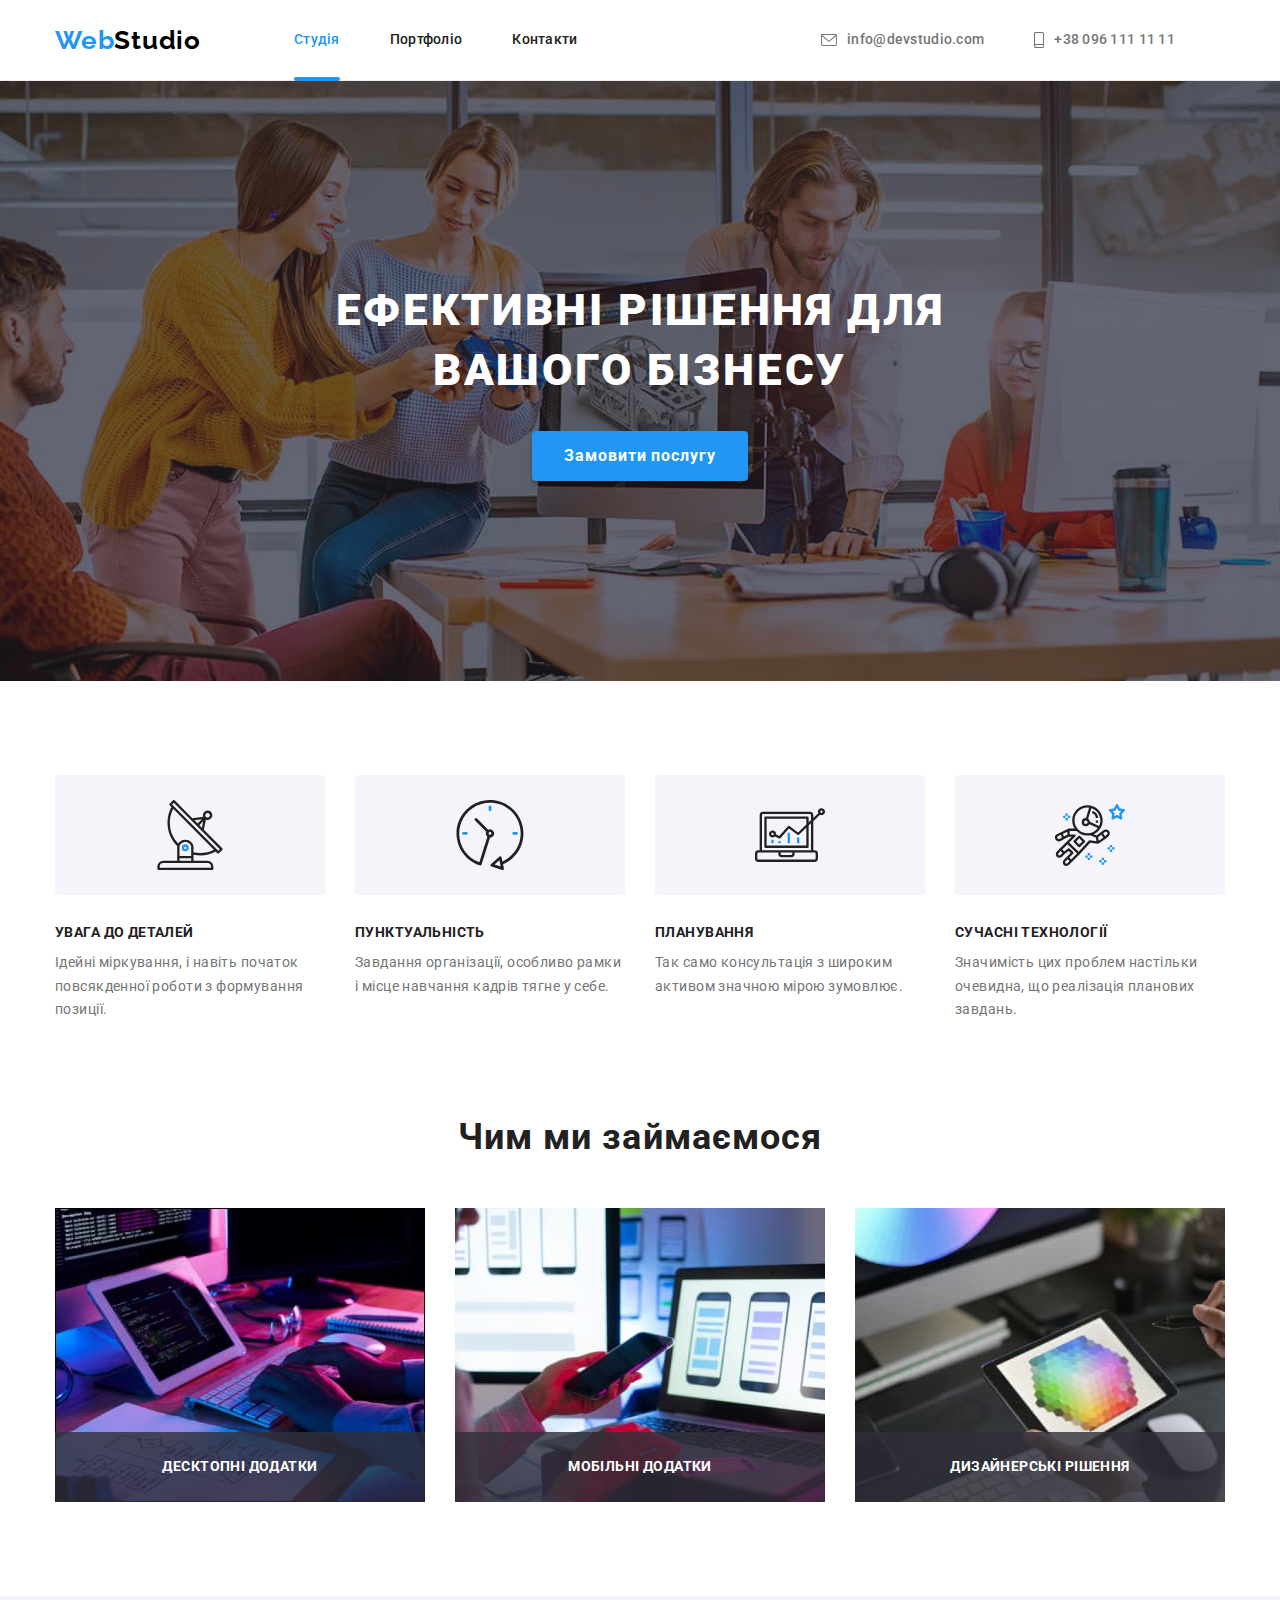
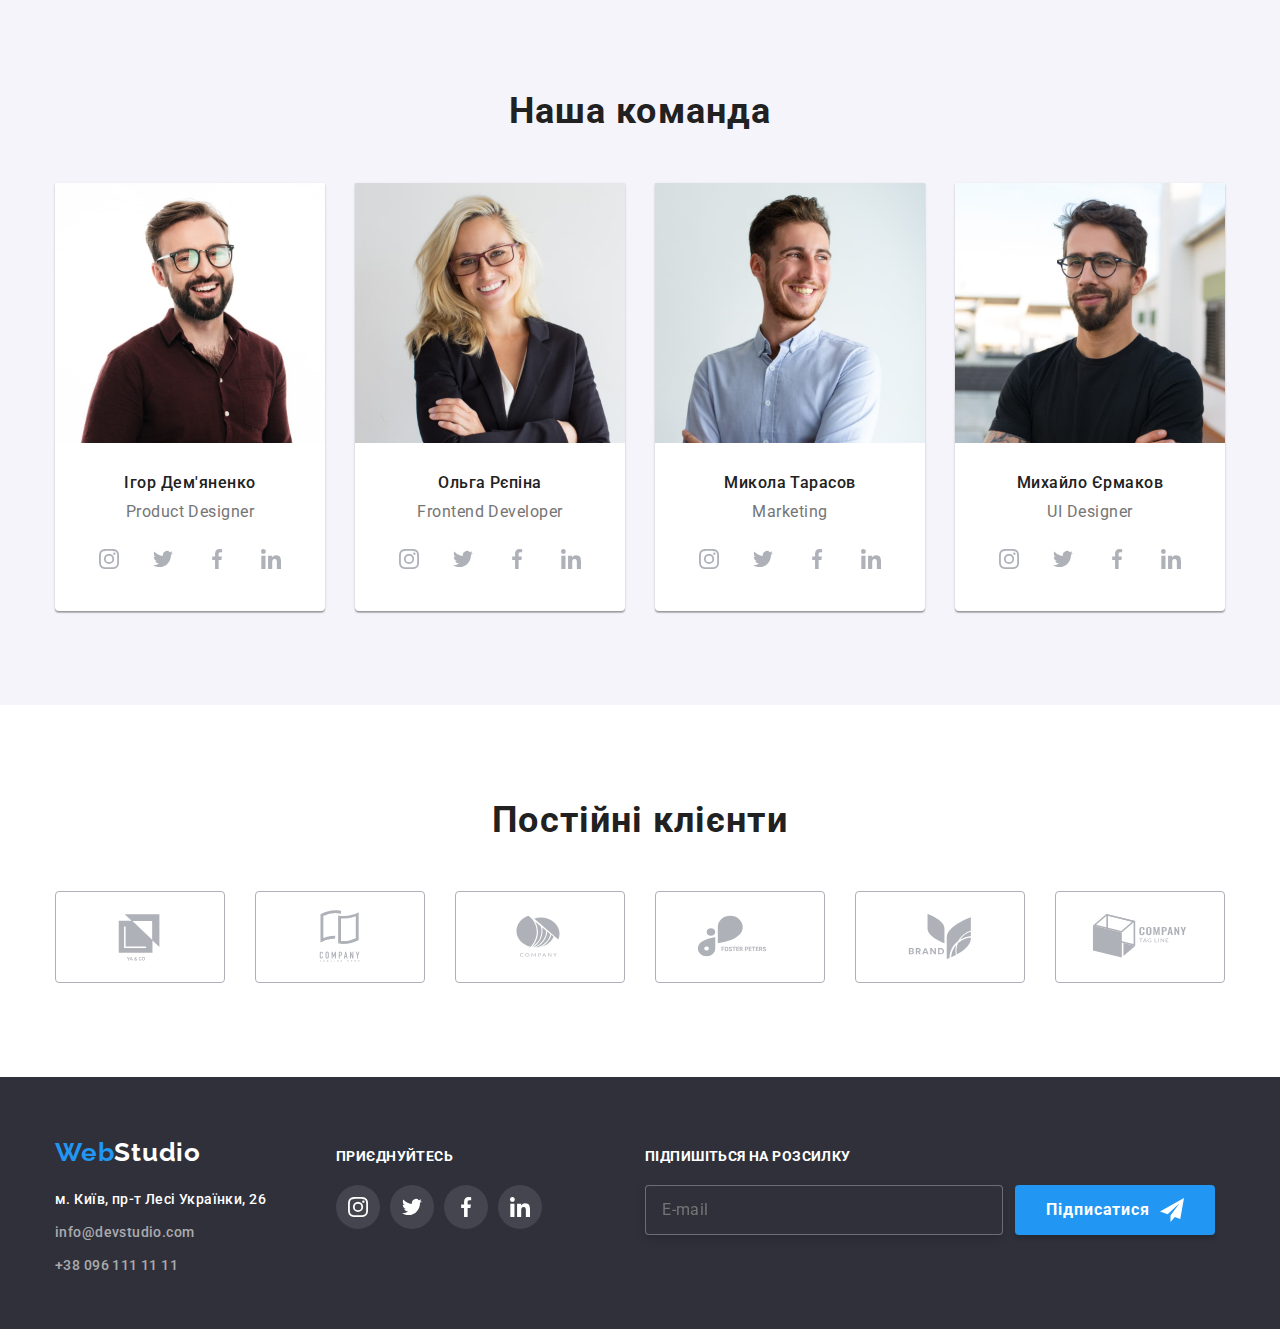
<file: index.html>
<!DOCTYPE html>
<html lang="uk">
<head>
    <meta charset="UTF-8">
    <meta http-equiv="X-UA-Compatible" content="IE=edge">
    <meta name="viewport" content="width=device-width, initial-scale=1.0">
    <title>Document</title>
    <link rel="preconnect" href="https://fonts.googleapis.com">
    <link rel="preconnect" href="https://fonts.gstatic.com" crossorigin>
    <link href="https://fonts.googleapis.com/css2?family=Raleway:wght@700&family=Roboto:wght@400;500;700;900&display=swap"
        rel="stylesheet">
        
   <link rel="stylesheet" href="https://cdnjs.cloudflare.com/ajax/libs/modern-normalize/1.1.0/modern-normalize.min.css">
   <link rel="stylesheet" href="./css/styles.css">
</head>
<body>
    <header class="page-header">
        <div class="container">
            <nav class="container-list">
                <a href="./index.html" class="logo">Web<span class="logo-black">Studio</span></a>
                <ul class="site-nav list">
                    <li class="item"><a href="./index.html" class="link current">Студія</a></li>
                    <li class="item"><a href="./portfolio.html" class="link">Портфоліо</a></li>
                    <li class="item"><a href="" class="link">Контакти</a></li>
                </ul>
            
           
            <ul class="header-contacts">
                <li class="item">
                        
                        <a href="mailto:info@devstudio.com" class="link color-contact">
                            <svg class="icon-mail" viewBox="0 0 43 32" width="16px" height="12px">
                                <use href="./img/icons.svg#icon-envelope"></use> 
                            </svg>
                            info@devstudio.com</a>
                </li>
                <li class="item"><a href="tel:+380961111111" class="link">
                    <svg class="icon-phone" width="10px" height="16px">
                        <use href="./img/icons.svg#icon-smartphone"></use>
                    </svg>
                    +38 096 111 11 11</a></li>
            </ul>
            </nav>
        </div>
    </header>
    <main>
        <!--Hero section-->
<section class="hero">
    <div class="hero-wraper">
    <h1 class="hero-title">Ефективні рішення для вашого бізнесу</h1>
    <button data-modal-open type="button" class="button">Замовити послугу</button>
    <div class="backdrop is-hidden" data-modal>
        <div class="modal">

<button data-modal-close class="close-button">
    <svg class="icon-modal" width="11" height="11" viewBox="0 0 11 11">
        <use href="./img/icons.svg#icon-close"></use>
    </svg>
</button>
<h3 class="form-title">Залиште свої дані, ми вам передзвонимо</h3>
<form name="contact-form">

<div class="form-field">
    <label for="name">Ім'я</label>
        <input class="form-input" type="text" name="username" id="name" />
        <svg class="form-icon" width="18" height="18">
            <use href="./img/icons.svg#person"></use>
        </svg>
 </div>
    
<div class="form-field">
    <label class="form-field" for="phone">Телефон</label>
    <input class="form-input" type="tel" name="phone-number" id="phone" />
    <svg class="form-icon" width="18" height="18">
        <use href="./img/icons.svg#phone"></use>
    </svg>
</div>

<div class="form-field">
    <label for="email">Пошта</label>
    <input class="form-input" type="mail" name="email" id="email" />
    <svg class="form-icon" width="18" height="18">
        <use href="./img/icons.svg#email"></use>
    </svg>
</div>


<div class="form-field">
    <label for="comment">Коментар</label>
    <textarea class="form-textarea" name="comment" placeholder="Введіть текст" id="comment"></textarea>
</div>

<div>
    
    <label><input class="checkbox" type="checkbox" name="policy"/><span class="checkbox-icon"></span>Погоджуюся з розсилкою та приймаю <a class="policy-link" target="_blank" href="">Умови договору</a></label>
   
</div>

<button class="contact-btn" type="submit">Відправити</button>

</form>
        </div>
    </div>
    </div>
</section>

<!--Section advantages-->
<section class="section container">
    <h2 class="visually-hidden">Наші переваги</h2>

<ul class="advantages-list">
    <li class="advantage-item">
        <div class="container-icon">
        <svg class="advantages-pic" viewBox="0 0 32 32" height="70" width="70">
            <use href="./img/icons.svg#icon-antenna"></use>
        </svg>
        </div>
        <h3 class="title">УВАГА ДО ДЕТАЛЕЙ</h3>
        <p class="advantages-text">Ідейні міркування, і навіть початок повсякденної роботи з формування позиції.</p>
    </li>
    <li class="advantage-item">
        <div class="container-icon">
            <svg class="advantages-pic" viewBox="0 0 32 32" height="70" width="70">
              <use href="./img/icons.svg#icon-clock"></use>
            </svg>
        </div>
        <h3 class="title">ПУНКТУАЛЬНІСТЬ</h3>
        <p class="advantages-text">Завдання організації, особливо рамки і місце навчання кадрів тягне у себе.</p>
    </li>
    <li class="advantage-item">
        <div class="container-icon">
            <svg class="advantages-pic" viewBox="0 0 32 32" height="70" width="70">
                <use href="./img/icons.svg#icon-diagram"></use>
            </svg>
        </div>
        <h3 class="title">ПЛАНУВАННЯ</h3>
        <p class="advantages-text">Так само консультація з широким активом значною мірою зумовлює.</p>
    </li>
    <li class="advantage-item">
        <div class="container-icon">
            <svg class="advantages-pic" viewBox="0 0 32 32" height="70" width="70">
                <use href="./img/icons.svg#icon-astronaut1"></use>
            </svg>
        </div>
        <h3 class="title">СУЧАСНІ ТЕХНОЛОГІЇ</h3>
        <p class="advantages-text">Значимість цих проблем настільки очевидна, що реалізація планових завдань.</p>
    </li>
</ul>
</section>

<!--Section about-->
<section class="section about">
    <div class="container">
    <h2 class="section-title">Чим ми займаємося</h2>
    <ul class="about-container">
        <li class="about-img"> 
            <div class="about-thumb">
                <img src="./img/box1.jpg" alt="руки на клавіатурі перед планшетом" width="370">
                <h3 class="title caption-about">Десктопні додатки</h3>
            </div>   
              
            
    </li>
        <li class="about-img">
           <div class="about-thumb">
            <img src="./img/box2.jpg" alt="смартфон у руці перед ноутбуком" width="370">
             <h3 class="title caption-about">Мобільні додатки</h3>
           </div>
               
    </li>
        <li class="about-img">
            <div class="about-thumb">
                <img src="./img/box3.jpg" alt="планшет та стилус у руках" width="370">
                <h3 class="title caption-about">Дизайнерські рішення</h3>
            </div>
       
    </li>
    </ul>
    </div>
</section>

<!--Section team-->
<section class="section team">
    <div class="container">
    <h2 class="section-title">Наша команда</h2>
    <ul class="team-list">
        <li class="team-member">
                 <img src="./img/product-designer.jpg" 
                 alt="бородатий чоловік у окулярах"
                 width="270" />
                 <div class="team-card">
                    <h3 class="title">Ігор Дем'яненко</h3>
                    <p class="team-text">Product Designer</p>
                    <ul class="icons-list">
                        <li class="social-item">
                           <a class="container-social insta" href="">
                                    <svg class="social-links" viewBox="0 0 32 32" width="20" height="20">
                                        <use href="./img/icons.svg#icon-instagram"></use>
                                    </svg>
                                </a>
                        </li>
                        <li class="social-item">
                                <a class="container-social twitter" href="">
                                    <svg class="social-links" viewBox="0 0 32 32" width="20" height="20">
                                        <use href="./img/icons.svg#icon-twitter"></use>
                                    </svg>
                                </a>
                        </li>
                        <li class="social-item">
                                <a class="container-social facebook" href="">
                                    <svg class="social-links" viewBox="0 0 32 32" width="20" height="20">
                                        <use href="./img/icons.svg#icon-facebook"></use>
                                    </svg>
                                </a>
                        </li>
                        <li class="social-item">
                                <a class="container-social linkedin" href="">
                                    <svg class="social-links" viewBox="0 0 32 32" width="20" height="20">
                                        <use href="./img/icons.svg#icon-linkedin"></use>
                                    </svg>
                                </a>
                        </li>
                    </ul>
                    </div>
                   
                    
                   


        </li>
        <li class="team-member">
                <img src="./img/frontend-developer.jpg" 
                alt="білява жінка у окулярах" 
                width="270"/>
                <div class="team-card">
                    <h3 class="title">Ольга Рєпіна</h3>
                    <p class="team-text">Frontend Developer</p>
                    <ul class="icons-list">
                        <li class="social-item">
                            <a class="container-social insta" href="">
                                <svg class="social-links" viewBox="0 0 32 32" width="20" height="20">
                                    <use href="./img/icons.svg#icon-instagram"></use>
                                </svg>
                            </a>
                        </li>
                        <li class="social-item">
                            <a class="container-social twitter" href="">
                                <svg class="social-links" viewBox="0 0 32 32" width="20" height="20">
                                    <use href="./img/icons.svg#icon-twitter"></use>
                                </svg>
                            </a>
                        </li>
                        <li class="social-item">
                            <a class="container-social facebook" href="">
                                <svg class="social-links" viewBox="0 0 32 32" width="20" height="20">
                                    <use href="./img/icons.svg#icon-facebook"></use>
                                </svg>
                            </a>
                        </li>
                        <li class="social-item">
                            <a class="container-social linkedin" href="">
                                <svg class="social-links" viewBox="0 0 32 32" width="20" height="20">
                                    <use href="./img/icons.svg#icon-linkedin"></use>
                                </svg>
                            </a>
                        </li>
                    </ul>
                    </div>
        </li>
                <li class="team-member">
                <img src="./img/marketing.jpg" 
                alt="молодий чоловік у блакитній сорочці" 
                width="270"/>
                <div class="team-card">
                    <h3 class="title">Микола Тарасов</h3>
                    <p class="team-text">Marketing</p>
                    <ul class="icons-list">
                        <li class="social-item">
                            <a class="container-social insta" href="">
                                <svg class="social-links" viewBox="0 0 32 32" width="20" height="20">
                                    <use href="./img/icons.svg#icon-instagram"></use>
                                </svg>
                            </a>
                        </li>
                        <li class="social-item">
                            <a class="container-social twitter" href="">
                                <svg class="social-links" viewBox="0 0 32 32" width="20" height="20">
                                    <use href="./img/icons.svg#icon-twitter"></use>
                                </svg>
                            </a>
                        </li>
                        <li class="social-item">
                            <a class="container-social facebook" href="">
                                <svg class="social-links" viewBox="0 0 32 32" width="20" height="20">
                                    <use href="./img/icons.svg#icon-facebook"></use>
                                </svg>
                            </a>
                        </li>
                        <li class="social-item">
                            <a class="container-social linkedin" href="">
                                <svg class="social-links" viewBox="0 0 32 32" width="20" height="20">
                                    <use href="./img/icons.svg#icon-linkedin"></use>
                                </svg>
                            </a>
                        </li>
                    </ul>
                    </div>
        </li>
        <li class="team-member">
                <img src="./img/ui-designer.jpg" 
                alt="бородатий чоловік у окулярах" 
                width="270"/>
                <div class="team-card">
                    <h3 class="title">Михайло Єрмаков</h3>
                    <p class="team-text">UI Designer</p>
                    <ul class="icons-list">
                        <li class="social-item">
                            <a class="container-social insta" href="">
                                <svg class="social-links" viewBox="0 0 32 32" width="20" height="20">
                                    <use href="./img/icons.svg#icon-instagram"></use>
                                </svg>
                            </a>
                        </li>
                        <li class="social-item">
                            <a class="container-social twitter" href="">
                                <svg class="social-links" viewBox="0 0 32 32" width="20" height="20">
                                    <use href="./img/icons.svg#icon-twitter"></use>
                                </svg>
                            </a>
                        </li>
                        <li class="social-item">
                            <a class="container-social facebook" href="">
                                <svg class="social-links" viewBox="0 0 32 32" width="20" height="20">
                                    <use href="./img/icons.svg#icon-facebook"></use>
                                </svg>
                            </a>
                        </li>
                        <li class="social-item">
                            <a class="container-social linkedin" href="">
                                <svg class="social-links" viewBox="0 0 32 32" width="20" height="20">
                                    <use href="./img/icons.svg#icon-linkedin"></use>
                                </svg>
                            </a>
                        </li>
                    </ul>
                    </div>
        </li>
    </ul>
    </div>
</section>

<section class="section container">
    <h2 class="section-title">Постійні клієнти</h2>

    <ul class="clients-list">
        <li class="client-item">
            <a class="client-logo" href="">
                <svg class="client-pic" viewBox="0 0 57 32" height="60" width="106">
                    <use href="./img/icons.svg#icon-Logo-one"></use>
                </svg>
            </a>
            
        </li>
        <li class="client-item">
            <a class="client-logo" href="">
                <svg class="client-pic" viewBox="0 0 57 32" height="60" width="106">
                    <use href="./img/icons.svg#icon-Logo-two"></use>
                </svg>
            </a>
           
        </li>
        <li class="client-item">
            <a class="client-logo" href="">
                <svg class="client-pic" viewBox="0 0 57 32" height="60" width="106">
                    <use href="./img/icons.svg#icon-Logo-three"></use>
                </svg>
            </a>
            </li>
        <li class="client-item">
            <a class="client-logo" href="">
                <svg class="client-pic" viewBox="0 0 57 32" height="60" width="106">
                    <use href="./img/icons.svg#icon-Logo-four"></use>
                </svg>
            </a>
        </li>
         <li class="client-item">
    <a class="client-logo" href="">
        <svg class="client-pic" viewBox="0 0 57 32" height="60" width="106">
            <use href="./img/icons.svg#icon-Logo-five"></use>
        </svg>
    </a>
</li>

<li class="client-item">
    <a class="client-logo">
        <svg class="client-pic" viewBox="0 0 57 32" height="60" width="106">
            <use href="./img/icons.svg#icon-Logo-six"></use>
        </svg>
    </a>
</li>


    </ul>
</section>


    </main>
<footer class="footer">
    <div class="container-footer">
        <ul class="footer-blocks">
            <li class="footer-block">
<a href="/" class="logo">Web<span class="logo-white">Studio</span></a>

<address class="footer-links">
    <ul class="contacts-box">
<li class="contacts-item"><a href="https://goo.gl/maps/xgTz5kR5NBUtv65ZA" class="link" target="_blank" rel="noreferrer noopener nofollow">м. Київ, пр-т Лесі Українки, 26</a></li>
<li class="contacts-item"><a href="mailto:info@devstudio.com" class="link contact">info@devstudio.com</a></li>
<li class="contacts-item"><a href="tel:+380961111111" class="link contact">+38 096 111 11 11</a></li>
</ul>
</address>
</li>
<li class="footer-block">
    <h3 class="title footer-title">ПРИЄДНУЙТЕСЬ</h3>
    <ul class="icons-footer">
<li class="social-footer">
    <a class="footer-social insta" href="">
        <svg class="social-links" viewBox="0 0 32 32" width="20" height="20">
            <use href="./img/icons.svg#icon-instagram"></use>
        </svg>
    </a>
</li>
<li class="social-footer">
    <a class="footer-social twitter" href="">
        <svg class="social-links" viewBox="0 0 32 32" width="20" height="20">
            <use href="./img/icons.svg#icon-twitter"></use>
        </svg>
    </a>
</li>
<li class="social-footer">
    <a class="footer-social facebook" href="">
        <svg class="social-links" viewBox="0 0 32 32" width="20" height="20">
            <use href="./img/icons.svg#icon-facebook"></use>
        </svg>
    </a>
</li>
<li class="social-footer">
    <a class="footer-social linkedin" href="">
        <svg class="social-links" viewBox="0 0 32 32" width="20" height="20">
            <use href="./img/icons.svg#icon-linkedin"></use>
        </svg>
    </a>
</li>
    </ul>
</li>
<li class="footer-block signup-block">
    <h3 class="title footer-title">ПІДПИШІТЬСЯ НА РОЗСИЛКУ</h3>
    <form class="signup-form" name="signup-form" autocomplete="on">
        <input class="signup-window" type="email" name="email" id="user_email" placeholder="E-mail"/>
        <button class="signup-btn" type="submit">Підписатися 
            <svg class="signup-icon" width="24" height="24" viewBox="0 0 24 24">
              <use href="./img/icons.svg#send"></use>
            </svg>
        </button>
    </form> 
</li>
</ul>
</div>
</footer>
<script src="./js/modal.js"></script>
</body>
</html>
</file>
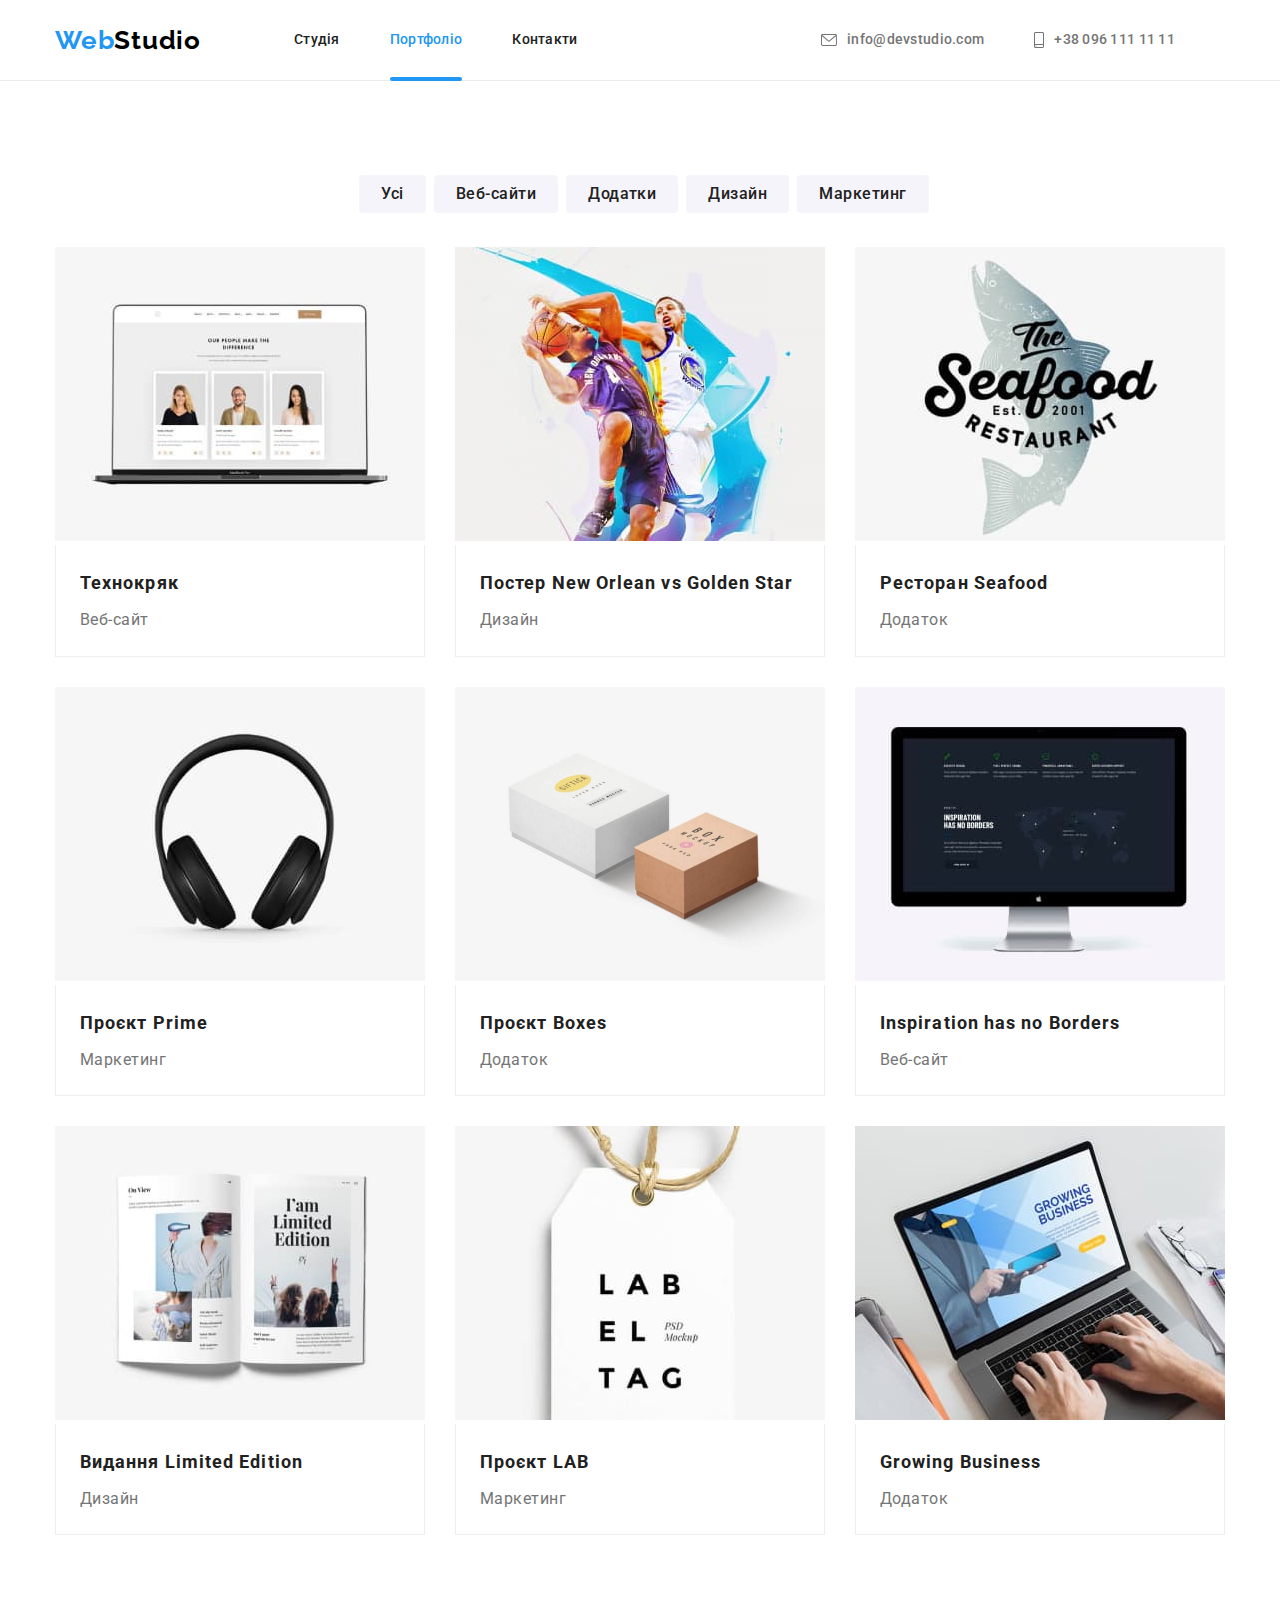
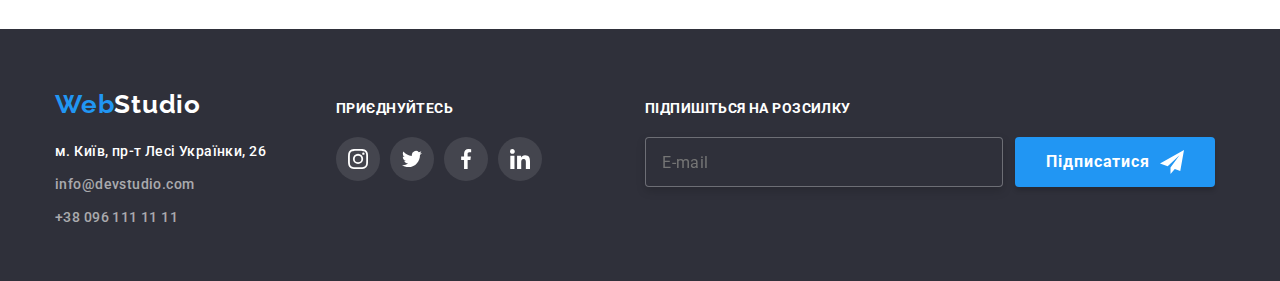
<file: portfolio.html>
<!DOCTYPE html>
<html lang="uk">

<head>
   <meta charset="UTF-8">
   <meta http-equiv="X-UA-Compatible" content="IE=edge">
   <meta name="viewport" content="width=device-width, initial-scale=1.0">
   <title>Document</title>
   <link rel="preconnect" href="https://fonts.googleapis.com">
   <link rel="preconnect" href="https://fonts.gstatic.com" crossorigin>
   <link
      href="https://fonts.googleapis.com/css2?family=Raleway:wght@700&family=Roboto:wght@400;500;700;900&display=swap"
      rel="stylesheet">

   <link rel="stylesheet" href="https://cdnjs.cloudflare.com/ajax/libs/modern-normalize/1.1.0/modern-normalize.min.css">
   <link rel="stylesheet" href="./css/styles.css">
</head>

<body>
   <header class="page-header">
      <div class="container">
         <nav class="container-list">
            <a href="./index.html" class="logo">Web<span class="logo-black">Studio</span></a>
            <ul class="site-nav list">
               <li class="item"><a href="./index.html" class="link">Студія</a></li>
               <li class="item"><a href="./portfolio.html" class="link current">Портфоліо</a></li>
               <li class="item"><a href="" class="link">Контакти</a></li>
            </ul>


            <ul class="header-contacts">
               <li class="item">

                  <a href="mailto:info@devstudio.com" class="link color-contact">
                     <svg class="icon-mail" viewBox="0 0 43 32" width="16px" height="12px">
                        <use href="./img/icons.svg#icon-envelope"></use>
                     </svg>
                     info@devstudio.com</a>
               </li>
               <li class="item"><a href="tel:+380961111111" class="link">
                     <svg class="icon-phone" width="10px" height="16px">
                        <use href="./img/icons.svg#icon-smartphone"></use>
                     </svg>
                     +38 096 111 11 11</a></li>
            </ul>
         </nav>
      </div>
   </header>

<main>

    <section class="section">
<h1 class="visually-hidden">Список робіт</h1>
<div class="container">
<ul class="filter">
    <li><button type="button" class="filter-button">Усі</button></li>
    <li><button type="button" class="filter-button">Веб-сайти</button></li>
    <li><button type="button" class="filter-button">Додатки</button></li>
    <li><button type="button" class="filter-button">Дизайн</button></li>
    <li><button type="button" class="filter-button">Маркетинг</button></li>
</ul>
<ul class="works">
 <li class="item item-portfolio">
   <a class="portfolio-link" href="">
      <div class="img-thumb">
         <img class="portfolio-pic" src="./img/technocryak.jpg" alt="три фотографії людей на моніторі ноутбука" width="370">
         <div class="overlay">
            <p class="portfolio-text">Ресурс пропонує комплексні пропозиції з різним рівнем функціоналу та сервісів. Все це
               дозволить відвідувачу отримати
               вичерпні відомості про компанію чи приватну особу.</p>
         </div>
      </div>
      <div class="card"><h2 class="works-title">Технокряк</h2>
         <p class="works-text">Веб-сайт</p>
      </div>
    </a>
    
 </li>
 <li class="item item-portfolio">
   <a class="portfolio-link" href="">
      <div class="img-thumb">
   <img src="./img/poster-no.jpg" alt="2 баскетболісти у боротьбі за м'яч" width="370">
   <div class="overlay">
            <p class="portfolio-text">Ресурс пропонує комплексні пропозиції з різним рівнем функціоналу та сервісів. Все це
               дозволить відвідувачу отримати
               вичерпні відомості про компанію чи приватну особу.</p>
         </div>
      </div>
   <div class="card"><h2 class="works-title">Постер New Orlean vs Golden Star</h2>
   <p class="works-text">Дизайн</p> </div>
   </a>
 </li>
 <li class="item item-portfolio">
   <a class="portfolio-link" href="">
      <div class="img-thumb">
   <img src="./img/restaurant.jpg" alt="логотип ресторану" width="370">
   <div class="overlay">
            <p class="portfolio-text">Ресурс пропонує комплексні пропозиції з різним рівнем функціоналу та сервісів. Все це
               дозволить відвідувачу отримати
               вичерпні відомості про компанію чи приватну особу.</p>
         </div>
      </div>
   <div class="card"><h2 class="works-title">Ресторан Seafood</h2>
   <p class="works-text">Додаток</p> </div>
   </a>
 </li>
 <li class="item item-portfolio">
   <a class="portfolio-link" href="">
      <div class="img-thumb">
   <img src="./img/prime.jpg" alt="чорні навушники на світлому фоні" width="370">
   <div class="overlay">
            <p class="portfolio-text">Ресурс пропонує комплексні пропозиції з різним рівнем функціоналу та сервісів. Все це
               дозволить відвідувачу отримати
               вичерпні відомості про компанію чи приватну особу.</p>
         </div>
      </div>
   <div class="card"><h2 class="works-title">Проєкт Prime</h2>
   <p class="works-text">Маркетинг</p> </div>
   </a> 
 </li>
 <li class="item item-portfolio">
   <a class="portfolio-link" href="">
      <div class="img-thumb">
   <img src="./img/boxes.jpg" alt="біла та бежева коробки">
   <div class="overlay">
            <p class="portfolio-text">Ресурс пропонує комплексні пропозиції з різним рівнем функціоналу та сервісів. Все це
               дозволить відвідувачу отримати
               вичерпні відомості про компанію чи приватну особу.</p>
         </div>
      </div>
   <div class="card"><h2 class="works-title">Проєкт Boxes</h2>
   <p class="works-text">Додаток</p> </div>
   </a>
 </li>
 <li class="item item-portfolio">
   <a class="portfolio-link" href="">
      <div class="img-thumb">
      <img src="./img/inspiration.jpg" alt="на темному екрані монітору карта світу та білий текст">
      <div class="overlay">
            <p class="portfolio-text">Ресурс пропонує комплексні пропозиції з різним рівнем функціоналу та сервісів. Все це
               дозволить відвідувачу отримати
               вичерпні відомості про компанію чи приватну особу.</p>
         </div>
      </div>
   <div class="card"><h2 class="works-title">Inspiration has no Borders</h2>
   <p class="works-text">Веб-сайт</p> </div>
   </a>
 </li>
 <li class="item item-portfolio">
   <a class="portfolio-link" href="">
      <div class="img-thumb">
   <img src="./img/limited-edition.jpg" alt="розворот брошури з фотографіями">
   <div class="overlay">
            <p class="portfolio-text">Ресурс пропонує комплексні пропозиції з різним рівнем функціоналу та сервісів. Все це
               дозволить відвідувачу отримати
               вичерпні відомості про компанію чи приватну особу.</p>
         </div>
      </div>
   <div class="card"><h2 class="works-title">Видання Limited Edition</h2>
   <p class="works-text">Дизайн</p> </div>
   </a>
 </li>
 <li class="item item-portfolio">
   <a class="portfolio-link" href="">
      <div class="img-thumb">
   <img src="./img/lab.jpg" alt="біла бірка з чорним текстом">
   <div class="overlay">
            <p class="portfolio-text">Ресурс пропонує комплексні пропозиції з різним рівнем функціоналу та сервісів. Все це
               дозволить відвідувачу отримати
               вичерпні відомості про компанію чи приватну особу.</p>
         </div>
      </div>
   <div class="card"><h2 class="works-title">Проєкт LAB</h2>
   <p class="works-text">Маркетинг</p> </div>
   </a>
 </li>
 <li class="item item-portfolio">
   <a class="portfolio-link" href="/">
      <div class="img-thumb">
   <img src="./img/growning-business.jpg" alt="руки на клавіатурі ноутбука">
   <div class="overlay">
            <p class="portfolio-text">Ресурс пропонує комплексні пропозиції з різним рівнем функціоналу та сервісів. Все це
               дозволить відвідувачу отримати
               вичерпні відомості про компанію чи приватну особу.</p>
         </div>
      </div>
   <div class="card"><h2 class="works-title">Growing Business</h2>
   <p class="works-text">Додаток</p> </div>
   </a>
 </li>
</ul>
</div>
</section>



</main>

<footer class="footer">
   <div class="container-footer">
      <ul class="footer-blocks">
         <li class="footer-block">
            <a href="/" class="logo">Web<span class="logo-white">Studio</span></a>

            <address class="footer-links">
               <ul class="contacts-box">
                  <li class="contacts-item"><a href="https://goo.gl/maps/xgTz5kR5NBUtv65ZA" class="link" target="_blank"
                        rel="noreferrer noopener nofollow">м. Київ, пр-т Лесі Українки, 26</a></li>
                  <li class="contacts-item"><a href="mailto:info@devstudio.com"
                        class="link contact">info@devstudio.com</a></li>
                  <li class="contacts-item"><a href="tel:+380961111111" class="link contact">+38 096 111 11 11</a></li>
               </ul>
            </address>
         </li>
         <li class="footer-block">
            <h3 class="title footer-title">ПРИЄДНУЙТЕСЬ</h3>
            <ul class="icons-footer">
               <li class="social-footer">
                  <a class="footer-social insta" href="">
                     <svg class="social-links" viewBox="0 0 32 32" width="20" height="20">
                        <use href="./img/icons.svg#icon-instagram"></use>
                     </svg>
                  </a>
               </li>
               <li class="social-footer">
                  <a class="footer-social twitter" href="">
                     <svg class="social-links" viewBox="0 0 32 32" width="20" height="20">
                        <use href="./img/icons.svg#icon-twitter"></use>
                     </svg>
                  </a>
               </li>
               <li class="social-footer">
                  <a class="footer-social facebook" href="">
                     <svg class="social-links" viewBox="0 0 32 32" width="20" height="20">
                        <use href="./img/icons.svg#icon-facebook"></use>
                     </svg>
                  </a>
               </li>
               <li class="social-footer">
                  <a class="footer-social linkedin" href="">
                     <svg class="social-links" viewBox="0 0 32 32" width="20" height="20">
                        <use href="./img/icons.svg#icon-linkedin"></use>
                     </svg>
                  </a>
               </li>
            </ul>
         </li>
         <li class="footer-block signup-block">
            <h3 class="title footer-title">ПІДПИШІТЬСЯ НА РОЗСИЛКУ</h3>
            <form class="signup-form" name="signup-form" autocomplete="on">
               <input class="signup-window" type="email" name="email" id="user_email" placeholder="E-mail" />
               <button class="signup-btn" type="submit">Підписатися
                  <svg class="signup-icon" width="24" height="24" viewBox="0 0 24 24">
                     <use href="./img/icons.svg#send"></use>
                  </svg>
               </button>
            </form>
         </li>
      </ul>
   </div>
</footer>
<script src="./js/modal.js"></script>
</body>

</html>
</file>
<file: css/styles.css>
html{
    box-sizing: border-box;
}


:root {
    --primary-color: #757575;
    --secondary-color: #212121;
    --accent-color: #2196F3;
    --active-color: #188CE8;
    --secondary-back-color: #F5F4FA;
    --button-color: #f5f4fa;
    --back-color: #ffffff;
    --temp-color: #2f303a;
}

h1,
h2,
h3,
h4,
h5,
h6,
ul,
p {
    margin: 0;
}


body {
    color: var(--primary-color);
    font-family: "roboto", sans-serif;
    
}
ul{
    list-style: none;
    padding-left: 0;
}

img {
    display: block;
}

/* шапка */

.container {
    align-items: center;
    width: 1200px;
    margin: 0 auto;
    padding-left: 15px;
    padding-right: 15px;
}

.page-header {
border-bottom: 1px solid #ECECEC;
}

.container-list{
    display: flex;
    align-items: center;
}

.section {

    flex-wrap: wrap;
    align-items: center;
    margin-left: auto;
    margin-right: auto;
    padding: 94px 15px;
}

.site-nav{
    display:flex;
    margin-left: 93px;
}

.site-nav .item:not(:last-child) {
  margin-right: 50px;  
}

.site-nav .link {
    display:block;
    padding-top: 32px;
    padding-bottom: 32px;
}

.header-contacts {
    display: flex;
    margin-left: auto;
}

.header-contacts .item {
    margin-right: 50px;
}

.logo {
    color: var(--accent-color);
    text-decoration: none;
    font-family: "raleway", sans-serif;
    font-size: 26px;
    font-weight: 700;
    line-height: 1.19;
    letter-spacing: 0.03em;
}
.logo .logo-black {
color: #000;
}
.logo .logo-white {
    color: var(--back-color);
}

/* site nav */

.link {
    color: var(--secondary-color);
    text-decoration: none;
    font-size: 14px;
    font-weight: 500;
    line-height: 1.14;
    letter-spacing: 0.02em;
    display: flex;
    align-items: center;
    transition-property: color;
    transition-duration: 250ms;
    transition-timing-function: cubic-bezier(0.4, 0, 0.2, 1);
}
.header-contacts .link {
    color: var(--primary-color)
}       

.icon-mail,
.icon-phone {
    fill: currentColor;
    margin-right: 10px;
}

.link:hover,
.link:focus {
    color: var(--accent-color);
}
.current {
    color: var(--accent-color);
    position:relative;
}

.item .current::after {
content: "";
display: block;
background-color: var(--accent-color);
width: 100%;
height: 4px;
border-radius: 2px;
margin-top: 20px;
position:absolute;
bottom: -1px;
}

/* hero section */

.hero {
    background-image: linear-gradient(rgba(47, 48, 58, 0.4), rgba(47, 48, 58, 0.4)), url("../img/Img-hero.jpg");
    background-repeat: no-repeat;
    background-position: 50% 50%;
    padding-bottom: 200px;
    padding-top: 200px;
    max-width: 1600px;
    margin-left: auto;
    margin-right: auto;
}

.hero .hero-title {
    color: var(--back-color);
    text-transform: uppercase;
    font-weight: 900;
    font-size: 44px;
    text-align: Center;
    margin-left: auto;
    margin-right: auto;
    letter-spacing: 0.06em;
    line-height: 1.36;
    width: 696px;
}

.button {
    font-family: inherit;
    color: var(--back-color);
    background-color: var(--accent-color);
    cursor: pointer;
    font-weight: 700;
    font-size: 16px;
    line-height: 1.88;
    letter-spacing: 0.06em;
    text-align: Center;
    width: 216px;
    height: 50px;
    border-radius: 4px;
    border-width: 0;
    display: block;
    margin-left: auto;
    margin-right: auto;
    margin-top: 30px;
    box-shadow: 0px 4px 4px rgba(0, 0, 0, 0.25);
}

.hero .button:active {
    background-color: var(--active-color);
}

.backdrop {
    width: 100%;
    height: 100%;
    background: rgba(0, 0, 0, 0.2);
    position: fixed;
    top: 0;
    left: 0;
}

.modal {
    width: 528px;
    height: 581px;
    position: absolute;
    top: 50%;
    left: 50%;
    transform: translate(-50%, -50%);
    background: #FFFFFF;
    padding: 40px;
    display: flexbox;
}

.form-title {
    font-weight: 700;
    font-size: 20px;
    line-height: 1.15;
    text-align: center;
    letter-spacing: 0.03em;
    color: var(--secondary-color);
    margin-bottom: 12px;
}

.form-field {
    display: flex;
    flex-direction: column;
    margin-bottom: 10px;
    position: relative;
}

.form-field label {
    font-size: 12px;
    line-height: 1.17;
    letter-spacing: 0.01em;
    color: var(--primary-color);
    margin-bottom: 4px;
}

.form-field input {
    width: 448px;
    height: 40px;
    border: 1px solid rgba(33, 33, 33, 0.2);
    border-radius: 4px;
    padding-left: 42px;
    outline: none;
    cursor:text;
}

.form-input:focus {
    border: 1px solid var(--accent-color);
    border-radius: 4px;
}

.form-input:focus ~ svg {
fill: var(--accent-color);
}

.form-icon {
    position: absolute;
    fill: inherit;
    top: 50%;
    left: 12px;
    /* transform: translateY(-50%);  */
}

.form-textarea {
    width: 448px;
    height: 120px;
    border: 1px solid rgba(33, 33, 33, 0.2);
    border-radius: 4px;
    resize: none;
    outline: none;
    padding: 12px 16px;
}

.form-textarea:focus-within {
    border: 1px solid var(--accent-color);
    border-radius: 4px;
}

.form-textarea::placeholder {
    color: rgba(117, 117, 117, 0.5);
    font-size: 12px;
    line-height: 1.17;
    letter-spacing: 0.01em;
}

.checkbox {
    appearance: none;
    position: absolute;
}

.checkbox-icon {
    width: 15px;
    height: 15px;
    border: 2px solid var(--secondary-color);
    border-radius: 3px;
    display: inline-block;
    margin-right: 7px;
}

.checkbox:checked ~ .checkbox-icon {
background-color: var(--accent-color);
background-image: url(../img/icon-check.svg);
background-position: 50% 50%; 
background-size: contain;
background-repeat: no-repeat;
border-color: transparent;
}

.policy-link {
    color: var(--accent-color);
    text-decoration: none;
    border-bottom: 1px solid var(--accent-color);
}

.contact-btn {
    display: block;
    margin-left: auto;
    margin-right: auto;
    margin-top: 30px;
    margin-bottom: 40px;
    color: var(--back-color);
    background-color: var(--accent-color);
    cursor: pointer;
    font-family: inherit;
    font-weight: 700;
    font-size: 16px;
    line-height: 1.88;
    letter-spacing: 0.06em;
    text-align: Center;
    width: 200px;
    height: 50px;
    border-radius: 4px;
    border-width: 0;
    box-shadow: 0px 4px 4px rgba(0, 0, 0, 0.15);
    transition-property: background-color;
    transition-duration: 250ms;
    transition-timing-function: cubic-bezier(0.4, 0, 0.2, 1);
}

.contact-btn:hover,
.contact-btn:focus {
background-color: var(--active-color);
}

.is-hidden {
    opacity: 0;
    visibility: hidden;
    pointer-events: none;
}

.close-button {
    position: absolute;
    top: 8px;
    left: 490px;
    width: 30px;
    height: 30px;
    background-color: var(--back-color);
    border: 1px solid rgba(0, 0, 0, 0.1);
    border-radius: 50%;
    cursor: pointer;
    transition-property: fill;
    transition-duration: 250ms;
    transition-timing-function: cubic-bezier(0.4, 0, 0.2, 1);
}

.close-button:hover,
.close-button:focus {
    fill: var(--accent-color);
}

/* Section advantages */

.section .section-title {
   color: var(--secondary-color);
   font-size: 36px;
   font-weight: 700;
   line-height: 1.17;
   letter-spacing: 0.03em;
   text-align: Center;
   margin-bottom: 50px;
   margin-left: auto;
   margin-right: auto;
}

.container-icon {
    background-color: var(--secondary-back-color);
    display: flex;
    justify-content: center;
    align-items: center;
    border-radius: 4px;
    width: 270px;
    height: 120px;
    margin-bottom: 30px;
}

.advantages-pic {
    fill: #2196F3;
}

.visually-hidden {
    position: absolute;
    white-space: nowrap;
    width: 1px;
    height: 1px;
    overflow: hidden;
    border: 0;
    padding: 0;
    clip: rect(0 0 0 0);
    clip-path: inset(50%);
    margin: -1px;
}

.advantages-list {
    display: flex;
}

.advantages-list .advantage-item {
flex-basis: calc((100%-90px)/4);
margin-left: 30px;
margin-right: 0;
}

.advantage-item:first-child {
    margin-left: 0;
}

.advantages-list .title {
    color: var(--secondary-color);
    text-transform: uppercase;
    font-size: 14px;
    font-weight: 700;
    line-height: 1.14;
    letter-spacing: 0.03em;
    margin-bottom: 10px;
}

.advantages-list .advantages-text {
    font-size: 14px;
    line-height: 1.71;
    letter-spacing: 0.03em;
}

/* Section about */
.about {
    padding-top: 0;
}

.about-container {
   display: flex;
}

.about-img {
    margin-right: 30px;
}

.about-img:last-child {
    margin-right: 0;
}

.about-thumb {
    position: relative;
}

.about-thumb .title {
    font-weight: 700;
    font-size: 14px;
    line-height: 1.14;
    justify-content: center;
    letter-spacing: 0.03em;
    text-transform: uppercase;
    color: #FFFFFF;
}

.caption-about {
    position: absolute;
    display: flex;
    width: 100%;
    height: 70px;
    bottom: 0;
    background-color: rgba(47, 48, 58, 0.8);
    padding-top: 27px;
    padding-bottom: 27px;
}

/* Section team */

.team {
    background-color: var(--secondary-back-color);
}

.team-list {
display: flex;
}

.team-list .title {
    color: var(--secondary-color);
    font-weight: 500;
    font-size: 16px;
    line-height: 1.19;
    letter-spacing: 0.03em;   
    text-align: center; 
    margin-bottom: 10px;
}

.team-member {
background-color: var(--back-color);
border-bottom-right-radius: 4px;
border-bottom-left-radius: 4px;
margin-left: 30px;
box-shadow: 0px 1px 3px rgba(0, 0, 0, 0.12),
0px 1px 1px rgba(0, 0, 0, 0.14),
0px 2px 1px rgba(0, 0, 0, 0.2);
}

.team-member:first-child{
    margin-left: 0;
}

.team-card {
    padding: 30px 10px;
}

.team-card .team-text {
    font-size: 16px;
    line-height: 1.19;
    letter-spacing: 0.03em;
    text-align: center;
}

.icons-list {
    display: flex;
    justify-content: center;
    margin-top: 16px;
}
.container-social {
    display: flex;
    width: 44px;
    height: 44px;
    border-radius: 50%;
    align-items: center;
    justify-content: center;
    color: #afb1b8;
    transition-property: color, background-color;
    transition-duration: 250ms;
    transition-timing-function: cubic-bezier(0.4, 0, 0.2, 1);
}

.social-item {
    margin-right: 10px;
}

.social-item:last-child {
    margin-right: 0;
}

.container-social:hover,
.container-social:focus {
    color: var(--back-color);
    background-color: var(--accent-color);
}

.social-links {
    fill: currentColor;
}

/* clients */

.clients-list {
    display: flex;
}

.client-logo {
    display: flex;
    align-items: center;
    justify-content: center;
    width: 170px;
    height: 92px;
    border: 1px solid #afb1b8;
    border-radius: 4px;
    color: #afb1b8;
    transition-property: color, border;
    transition-duration: 250ms;
    transition-timing-function: cubic-bezier(0.4, 0, 0.2, 1);
}

.client-item {
margin-right: 30px;
}

.client-item:last-child {
    margin-right: 0;
}

.client-logo:hover{
color: var(--accent-color);
border: 1px solid var(--accent-color);
}

.client-logo:focus {
    color: var(--accent-color);
    border: 1px solid var(--accent-color);
    outline: none;
}

.client-pic {
    fill: currentColor;
}

/* portfolio */
.works .works-title {
    color: var(--secondary-color);
    font-weight: 700;
    font-size: 18px;
    line-height: 2;
    letter-spacing: 0.06em;
    }
    
.works .works-text {
    color: var(--primary-color);
    font-size: 16px;
    line-height: 1.88;
    letter-spacing: 0.03em;
}

.filter{
    display:flex;
    margin-left: auto;
    margin-right: auto;
    margin-bottom: 34px;
    justify-content: center;
}

.filter-button {
    color: var(--secondary-color);
    background-color: var(--button-color);
    font-family: inherit;
    font-weight: 500;
    font-size: 16px;
    line-height: 1.63;
    letter-spacing: 0.03em;
    cursor: pointer;
    margin-left: 8px;
    padding: 6px 22px;
    border: 0;
    border-radius: 4px;
    transition-property: color, background-color, box-shadow;
    transition-duration: 250ms;
    transition-timing-function: cubic-bezier(0.4, 0, 0.2, 1);
}
.filter-button:hover,
.filter-button:focus {
    color: var(--back-color);
    background-color: var(--accent-color);
    box-shadow: 0px 3px 1px rgba(0, 0, 0, 0.1),
            0px 1px 2px rgba(0, 0, 0, 0.08),
            0px 2px 2px rgba(0, 0, 0, 0.12);
}

.works {
    display: flex;
        flex-wrap: wrap;
        gap: 30px;
}

.item .works-text{
    margin-top: 4px;
} 

.portfolio-link{
text-decoration: none;
display:inline-block;
margin-top: 0;
transition: box-shadow 250ms cubic-bezier(0.4, 0, 0.2, 1);
}

.portfolio-pic {
    display: block;
    margin-bottom: 0; 
}

.img-thumb {
position: relative;
display: inline-block;
overflow: hidden;
}

.overlay {
    position: absolute;
    display: flex;
    width: 100%;
    height: 100%;
    background-color: rgba(33, 150, 243, 0.9);
    top: 0;
    left: 0;
    padding: 63px 24px;
    transform: translateY(101%);
    transition: transform 250ms cubic-bezier(0.4, 0, 0.2, 1)
}

.portfolio-link:hover .overlay,
.portfolio-link:focus .overlay {
transform: translatey(0);   
}

.portfolio-text {
font-size: 18px;
line-height: 1.56;
letter-spacing: 0.03em;
color: #FFFFFF;
}

.portfolio-link:hover,
.portfolio-link:focus {
box-shadow: 0px 4px 4px rgba(0, 0, 0, 0.25);
}

.card {
    padding: 20px 24px;
    border-left: 1px solid #EEEEEE;
    border-right: 1px solid #EEEEEE;;
    border-bottom: 1px solid #EEEEEE;;
}


/* footer */
.footer {
background-color: var(--temp-color);
height: 252px;
padding-top: 60px;
padding-bottom: 60px;
}


.footer-links .link {
    color: var(--back-color);
    font-size: 14px;
    letter-spacing: 0.03em;
    line-height: 1.71;
    font-style: normal;  
    transition-property: color;  
    transition-duration: 250ms;
    transition-timing-function: cubic-bezier(0.4, 0, 0.2, 1);
}

.footer-links .link:hover,
.footer-links .link:focus{
    color: var(--accent-color);
}


.footer-links .contact {
    color: rgba(255, 255, 255, 0.6);
}


.container-footer {

    align-items: center;
    width: 1200px;
    margin: 0 auto;
    padding-left: 15px;
    padding-right: 15px;
}

.footer-blocks {
display: flex;  
align-items: baseline;
}

.contacts-box {
    margin-top: 20px;
}

.contacts-item {
    margin-bottom: 9px;
}

.contacts-item:last-child {
    margin-bottom: 0;
}

.icons-footer {
    display: flex;
    margin-top: 20px;
}

.footer-title {
    color: var(--back-color);
    font-weight: 700;
    font-size: 14px;
    line-height: 1.14;
    letter-spacing: 0.03em;
    text-transform: uppercase;
}

.footer-block:first-child{
    margin-right: 70px;
}

.footer-social {
    display: flex;
    width: 44px;
    height: 44px;
    border-radius: 50%;
    align-items: center;
    justify-content: center;
    color: var(--back-color);
    background-color: rgba(255, 255, 255, 0.1);
    transition-property: color, background-color;
    transition-duration: 250ms;
    transition-timing-function: cubic-bezier(0.4, 0, 0.2, 1);
}

.social-footer {
    margin-right: 10px;
}

.social-item:last-child {
    margin-right: 0;
}

.footer-social:hover,
.footer-social:focus {
    background-color: var(--accent-color);
}

.social-links {
    fill: currentColor;
}

.signup-block {
margin-left: 93px;
}

.signup-form {
  margin-top: 20px;
  display: inline-flex; 
  
}
.signup-window{
width: 358px;
height: 50px;
border: 1px solid rgba(255, 255, 255, 0.3);
filter: drop-shadow(0px 4px 4px rgba(0, 0, 0, 0.15));
border-radius: 4px;
background-color: var(--temp-color);
color: var(--back-color);
padding-left: 16px;
outline: none;
font-size: 16px;
line-height: 1.25;
letter-spacing: 0.03em;
}

.signup-window:focus {
    border: 1px solid var(--accent-color);
}

.signup-btn {
    width: 200px;
    height: 50px;
    margin-left: 12px;
    margin-right: auto;
    background: var(--accent-color);
    color: var(--back-color);
    box-shadow: 0px 4px 4px rgba(0, 0, 0, 0.15);
    border-radius: 4px;
    border-width: 0;
    cursor: pointer;
    display: inline-flex;
    align-items: center;
    justify-content: center;
    font-family: inherit;
    font-weight: 700;
    font-size: 16px;
    line-height: 1.88;
    letter-spacing: 0.06em;
    transition-property: background-color;
    transition-duration: 250ms;
    transition-timing-function: cubic-bezier(0.4, 0, 0.2, 1);
}

.signup-btn:hover,
.signup-btn:focus {
    background-color: var(--active-color);
}

.signup-icon {
    fill: currentColor;
    margin-left: 10px;
    margin-top: auto;
    margin-bottom: auto;
    align-items: center;
    justify-content: center;
}
</file>
